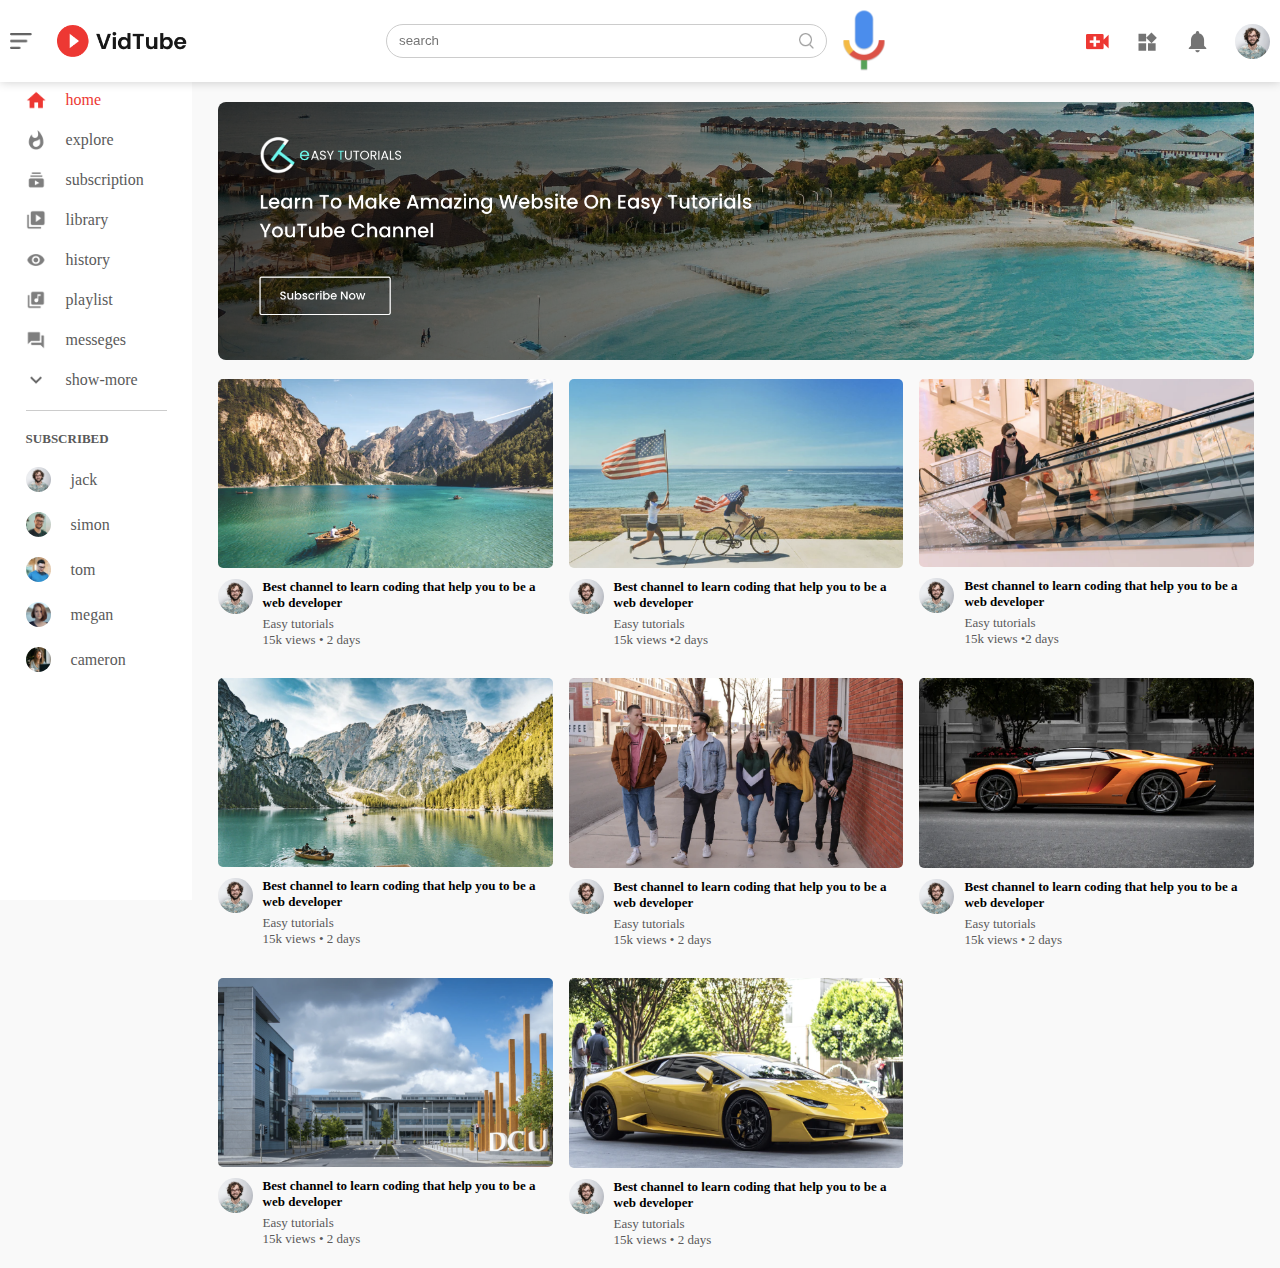
<file: index.html>
<!DOCTYPE html>
<html lang="en">
<head>
    <meta charset="UTF-8">
    <meta name="viewport" content="width=device-width, initial-scale=1.0">
    <title>Document</title>
    <link rel="stylesheet" href="style.css">
</head>
<body>
    <nav class="flex-div">
<div class="nav-left flex-div" >
    <img src="images/menu.png" alt="" class="menu-icon">
    <img src="/images/logo.png" alt="" class="logo">
</div>
<div class="nav-middle flex-div">
<div class="search-box flex-div">
    <input type="text" placeholder="search">
    <img src="/images/search.png" alt="">

</div>
<img src="/images/voice-search.png" class="mic-icon" alt="">
</div>
<div class="nav-right flex-div">
    <img src="/images/upload.png" alt="">
    <img src="/images/more.png" alt="">
    <img src="/images/notification.png" alt="">
    <img src="/images/Jack.png" alt="" class="user-icon">
</div>
</nav>
 <!--side bar-->
<div class="sidebar">
<div class="shortcut-links">
<a href=""><img src="/images/home.png" alt=""><p>home</p></a>
<a href=""><img src="/images/explore.png" alt=""><p>explore</p></a>
<a href=""><img src="images/subscriprion.png" alt=""><p>subscription</p></a>
<a href=""><img src="images/library.png" alt=""><p>library</p></a>
<a href=""><img src="images/history.png" alt=""><p>history</p></a>
<a href=""><img src="images/playlist.png" alt=""><p>playlist</p></a>
<a href=""><img src="images/messages.png" alt=""><p>messeges</p></a>
<a href=""><img src="images/show-more.png" alt=""><p>show-more</p></a>
<hr>
</div>
<div class="subscribed-list">
    <h3>SUBSCRIBED</h3>
    <a href=""><img src="images/Jack.png" alt=""><p>jack</p></a>
    <a href=""><img src="images/simon.png" alt=""><p>simon</p></a>
    <a href=""><img src="images/tom.png" alt=""><p>tom</p></a>
    <a href=""><img src="images/megan.png" alt=""><p>megan</p></a>
    <a href=""><img src="images/cameron.png" alt=""><p>cameron</p></a>
    
</div>
</div>
<div class="container">
    <div class="banner">
        <img src="images/banner.png" alt="">
    </div>
<div class="list-container">
    <div class="vid-list">
        <a href="video.html"><img src="images/thumbnail1.png" alt="" class="thumbnail"></a>
        <div class="flex-div">
            <img src="images/Jack.png" alt="">
            <div class="vid-info">
                <a href="video.html">Best channel to learn coding that help you to be a web developer </a>
                <p>Easy tutorials</p>
                <p>15k views &bull; 2 days</p>
            </div>
        </div>
    </div>
    <div class="vid-list">
        <a href=""><img src="images/thumbnail2.png" alt="" class="thumbnail"></a>
        <div class="flex-div">
            <img src="images/Jack.png" alt="">
            <div class="vid-info">
                <a href="">Best channel to learn coding that help you to be a web developer </a>
                <p>Easy tutorials</p>
                <p>15k views &bull;2 days</p>
            </div>
        </div>
    </div>
    <div class="vid-list">
        <a href=""><img src="images/thumbnail3.png" alt="" class="thumbnail"></a>
        <div class="flex-div">
            <img src="images/Jack.png" alt="">
            <div class="vid-info">
                <a href="">Best channel to learn coding that help you to be a web developer </a>
                <p>Easy tutorials</p>
                <p>15k views &bull;2 days</p>
            </div>
        </div>
    </div>
    <div class="vid-list">
        <a href=""><img src="images/thumbnail4.png" alt="" class="thumbnail"></a>
        <div class="flex-div">
            <img src="images/Jack.png" alt="">
            <div class="vid-info">
                <a href="">Best channel to learn coding that help you to be a web developer </a>
                <p>Easy tutorials</p>
                <p>15k views &bull; 2 days</p>
            </div>
        </div>
    </div>
    <div class="vid-list">
        <a href=""><img src="images/thumbnail5.png" alt="" class="thumbnail"></a>
        <div class="flex-div">
            <img src="images/Jack.png" alt="">
            <div class="vid-info">
                <a href="">Best channel to learn coding that help you to be a web developer </a>
                <p>Easy tutorials</p>
                <p>15k views &bull; 2 days</p>
            </div>
        </div>
    </div>
    <div class="vid-list">
        <a href=""><img src="images/thumbnail6.png" alt="" class="thumbnail"></a>
        <div class="flex-div">
            <img src="images/Jack.png" alt="">
            <div class="vid-info">
                <a href="">Best channel to learn coding that help you to be a web developer </a>
                <p>Easy tutorials</p>
                <p>15k views &bull; 2 days</p>
            </div>
        </div>
    </div>
    <div class="vid-list">
        <a href=""><img src="images/thumbnail7.png" alt="" class="thumbnail"></a>
        <div class="flex-div">
            <img src="images/Jack.png" alt="">
            <div class="vid-info">
                <a href="">Best channel to learn coding that help you to be a web developer </a>
                <p>Easy tutorials</p>
                <p>15k views &bull; 2 days</p>
            </div>
        </div>
    </div>
    <div class="vid-list">
        <a href=""><img src="images/thumbnail8.png" alt="" class="thumbnail"></a>
        <div class="flex-div">
            <img src="images/Jack.png" alt="">
            <div class="vid-info">
                <a href="">Best channel to learn coding that help you to be a web developer </a>
                <p>Easy tutorials</p>
                <p>15k views &bull; 2 days</p>
            </div>
        </div>
    </div>
</div>
    
           







</div>

    
    
<script src="script.js"></script>





</body>
</html>
</file>
<file: style.css>
*{
    margin: 0;
    padding: 0;
    font-family: 'poppins' sans-serif;
    box-sizing: border-box;
}
a{
    text-decoration: none;
    color: #5a5a5a;
}
img{
    cursor: pointer;
}
.flex-div{
    display: flex;
    align-items: center;
}
nav{
    padding: 10px;
    justify-content: space-between;
    box-shadow: 0 0 10px rgba(0,0, 0, 0.2);
    background: #fff;
    position:sticky;
    top: 0;
    z-index: 10;


}
.nav-right img{
width: 25px;
margin-right: 25px;
}

.nav-right .user-icon{
width: 35px;
border-radius: 50%;
margin-right: 0;
}
.nav-left .menu-icon{
     width: 22px;
     margin-right: 25px;
}
.nav-left .logo{
    width: 130px;
}
.nav-middle .menu-icon{
width: 16px;
}
.nav-middle .search-box{
    border: 1px solid #ccc;
    margin-right: 15px;
    padding: 8px 12px;
    border-radius: 25px;


}
.nav-middle .search-box input{
width: 400px;
border: 0;
outline: 0;
background: transparent;
}
.nav-middle .search-box img{
    width: 15px;

}

.sidebar{
    background: #fff;
    width: 15%;
    height: 100vh;
    position: fixed;
    top: 0;
    padding-left: 2%;
    padding-top: 90px;
}

.shortcut-links a img{
    width: 20px;
    margin-right: 20px;
}
.shortcut-links a{
    display:flex;
    align-items: center;
    margin-bottom: 20px ;
    width: fit-content;
    flex-wrap: wrap;
}
.shortcut-links a:first-child{
    color: #ed3833;

}
.sidebar hr{
border: 0;
height: 1px;
background: #ccc;
width: 85%;
}
.subscribed-list h3{
font-size: 13px;
margin: 20px 0;
color: #5a5a5a;

}
.subscribed-list a{
    display: flex;
    align-items: center;
    margin-bottom: 20px;
    width: fit-content;
    flex-wrap: wrap;
}
.subscribed-list a img{
    width: 25px;
    border-radius: 50%;
    margin-right: 20px;

}
.small-sidebar{
    width: 5%;
}
.small-sidebar a p{
    display: none;
}
.small-sidebar h3{
    display: none;
}
.small-sidebar hr{
    width: 50%;
    margin-bottom: 25px;
}


.container{
    background: #f9f9f9;
    padding-left: 17%;
    padding-right: 2%;
    padding-top: 20px;
    padding-bottom: 20px;
}
.large-container{
    padding-left: 7%;

}
.banner{
    width: 100%;
}
.banner img{
    width: 100%;
    border-radius: 8px;
}
.list-container{
    display: grid;
    grid-template-columns: repeat(auto-fit, minmax(250px, 1fr));
grid-column-gap: 16px;
grid-row-gap: 30px;
margin-top: 15px  
}
.vid-list .thumbnail{
    width: 100%;
    border-radius: 5px;

}
.vid-list .flex-div{
    align-items: flex-start;
    margin-top: 7px;
}

.vid-list .flex-div img{
width: 35px;
margin-right: 10px;
border-radius: 50%;
}
.vid-info{
    color: #5a5a5a;
    font-size: 13px;
}
.vid-info a{
color: #000;
font-weight: 600;
display: block;
margin-bottom: 5px;
}

@media (max-width: 900px){
    .menu-icon{
        display: none;
    }
    .sidebar{
        display: none;
    }
    .container, .large-container{
        padding-left: 5%;
        padding-right: 5%;
    }
    .nav-right img{
        display: none;
    }
    .nav-right .user-icon{
        display: block;
        width: 30px;

    }
    .nav-middle .search-box input{
        width: 100px;
    }
    .nav-middle .mic-icon{
        display: none;
    }
    .logo{
        width: 90px;
    }
}


.play-container{
    padding-left: 2%;
}
.row{
    display: flex;
    justify-content: space-between;
    flex-wrap: wrap;
}
.play-video{
    flex-basis: 69%;
}
.right-sidebar{
    flex-basis: 30%;
}
.play-video video{
width: 100%;
}
.side-video-list{
    display: flex;
    justify-content: space-between;
    margin-bottom: 8px;
}
.side-video-list img{
    width: 100%;
}
.side-video-list .small-thumbnail{
    flex-basis: 49%;
}
.side-video-list .vid-info{
    flex-basis: 49%;
}
.play-video .tags a{
    color: #0000ff;
    font-size: 13px;
}
.play-video h3{
    font-weight: 600;
    font-size: 22px;
}
.play-video .play-video-info{
    display: flex;
    align-items: center;
    justify-content: space-between;
    flex-wrap: wrap;
    margin-top: 10px;
    font-size: 14px;
    color: #5a5a5a;
}
.play-video .play-video-info a img{
    width: 20px;
    margin-right: 8px;
}
.play-video .play-video-info a{
    display: inline-flex;
    align-items: center;
    margin-left: 15px;
}
.play-video hr{
    border: 0;
    height: 1px;
    background: #ccc;
    margin: 10px 0;
}
.publisher{
    display: flex;
    align-items: center;
    margin-top: 20px;
}
.publisher div{
    flex: 1;
    line-height: 18px;
}
.publisher img{
    width: 40px;
    border-radius: 50%;
    margin-right: 15px;
}
.publisher div p{
    color: #000;
    font-weight: 600;
    font-size: 18px;
}
.publisher div p span{
    font-size: 13px;
    color: #5a5a5a;
}
.publisher button{
background: red;
color: #fff;
padding: 8px 30px;
border-radius: 5px;
border: 0;
outline: 0;
cursor: pointer;
}
.video-description{
    padding-left: 55px;
    margin: 15px 0;
}
.video-description{
    font-size: 14px;
    margin-bottom: 5px;
    color: #5a5a5a;
    }
    .video-description h4{
        font-size: 14px;
        color: #5a5a5a;
        margin-top: 15px;
    }
    .add-comment{
        display: flex;
        align-items: center;
        margin: 30px 0; 
    }
    .add-comment img{
        width: 35px;
        border-radius: 50%;
        margin-right: 15px;
    }
    .add-comment input{
        border: 0;
        outline: 0;
        border-bottom: 1px solid #ccc;
        width: 100%;
        padding-top: 10px;
        background: transparent;
    }
    .old-comment{
        display: flex;
        align-items: center;
        margin: 20px 0;
    }
    .old-comment img{
        width: 35px;
        border-radius: 50%;
        margin-right: 15px;
    }
    .old-comment h4{
    font-size: 14px;
    margin-bottom: 2px;

    }
    .old-comment h4 span{
        font-size: 12px;
        color: #5a5a5a;
        font-weight: 500;
        margin-left: 8px;
    }
    .old-comment .comment-action{
        display: flex;
        align-items: center;
        margin: 8px 0;
        font-size: 14px;
    }
    .old-comment .comment-action img{
        border-radius: 0;
        width: 20px;
        margin-right: 5px;
    }
    .old-comment .comment-action span{
        margin-right: 20px;
        color: #5a5a5a;

    }
    .old-comment .comment-action a{
        color: #0000ff;
    }
    @media (max-width:900px){
        .play-video{
            flex-basis: 100%;
        }
        .right-sidebar{
            flex-basis: 100%;
        }
        .play-container{
            padding-left: 5%;
        }
        .video-description{
            padding-left: 0;
        }
        .play-video .play-video-info a{
            margin-left: 0;
            margin-right: 15px;
            margin-top: 15px;
        }

    }
</file>
